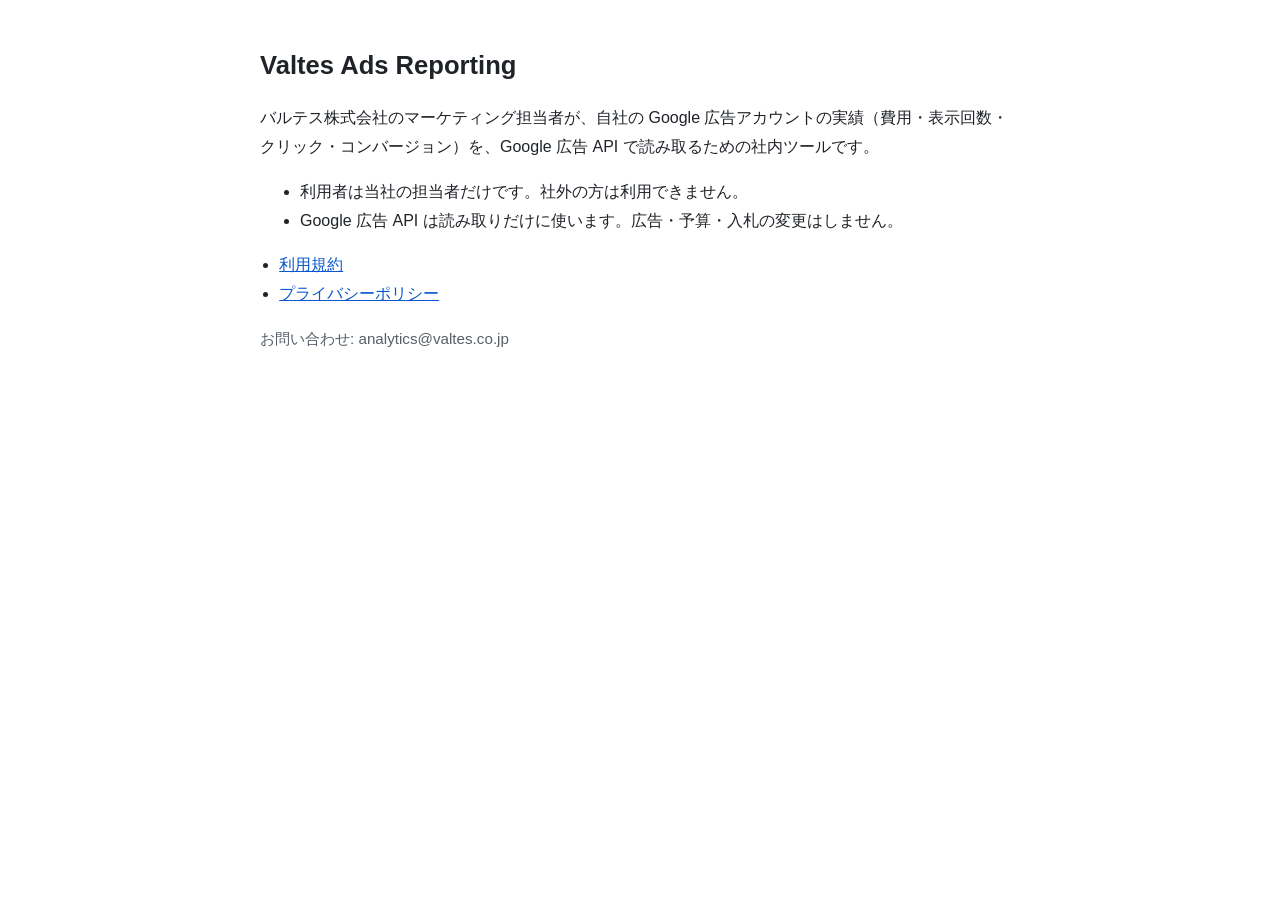
<file: index.html>
<!doctype html>
<html lang="ja">
<head>
<meta charset="utf-8">
<meta name="viewport" content="width=device-width, initial-scale=1">
<meta name="color-scheme" content="light only">
<title>Valtes Ads Reporting</title>
<link rel="stylesheet" href="style.css">
</head>
<body>
<main>
<h1>Valtes Ads Reporting</h1>
<p>バルテス株式会社のマーケティング担当者が、自社の Google 広告アカウントの実績（費用・表示回数・クリック・コンバージョン）を、Google 広告 API で読み取るための社内ツールです。</p>
<ul>
<li>利用者は当社の担当者だけです。社外の方は利用できません。</li>
<li>Google 広告 API は読み取りだけに使います。広告・予算・入札の変更はしません。</li>
</ul>
<ul class="links">
<li><a href="terms.html">利用規約</a></li>
<li><a href="privacy.html">プライバシーポリシー</a></li>
</ul>
<p class="contact">お問い合わせ: analytics@valtes.co.jp</p>
</main>
</body>
</html>
</file>
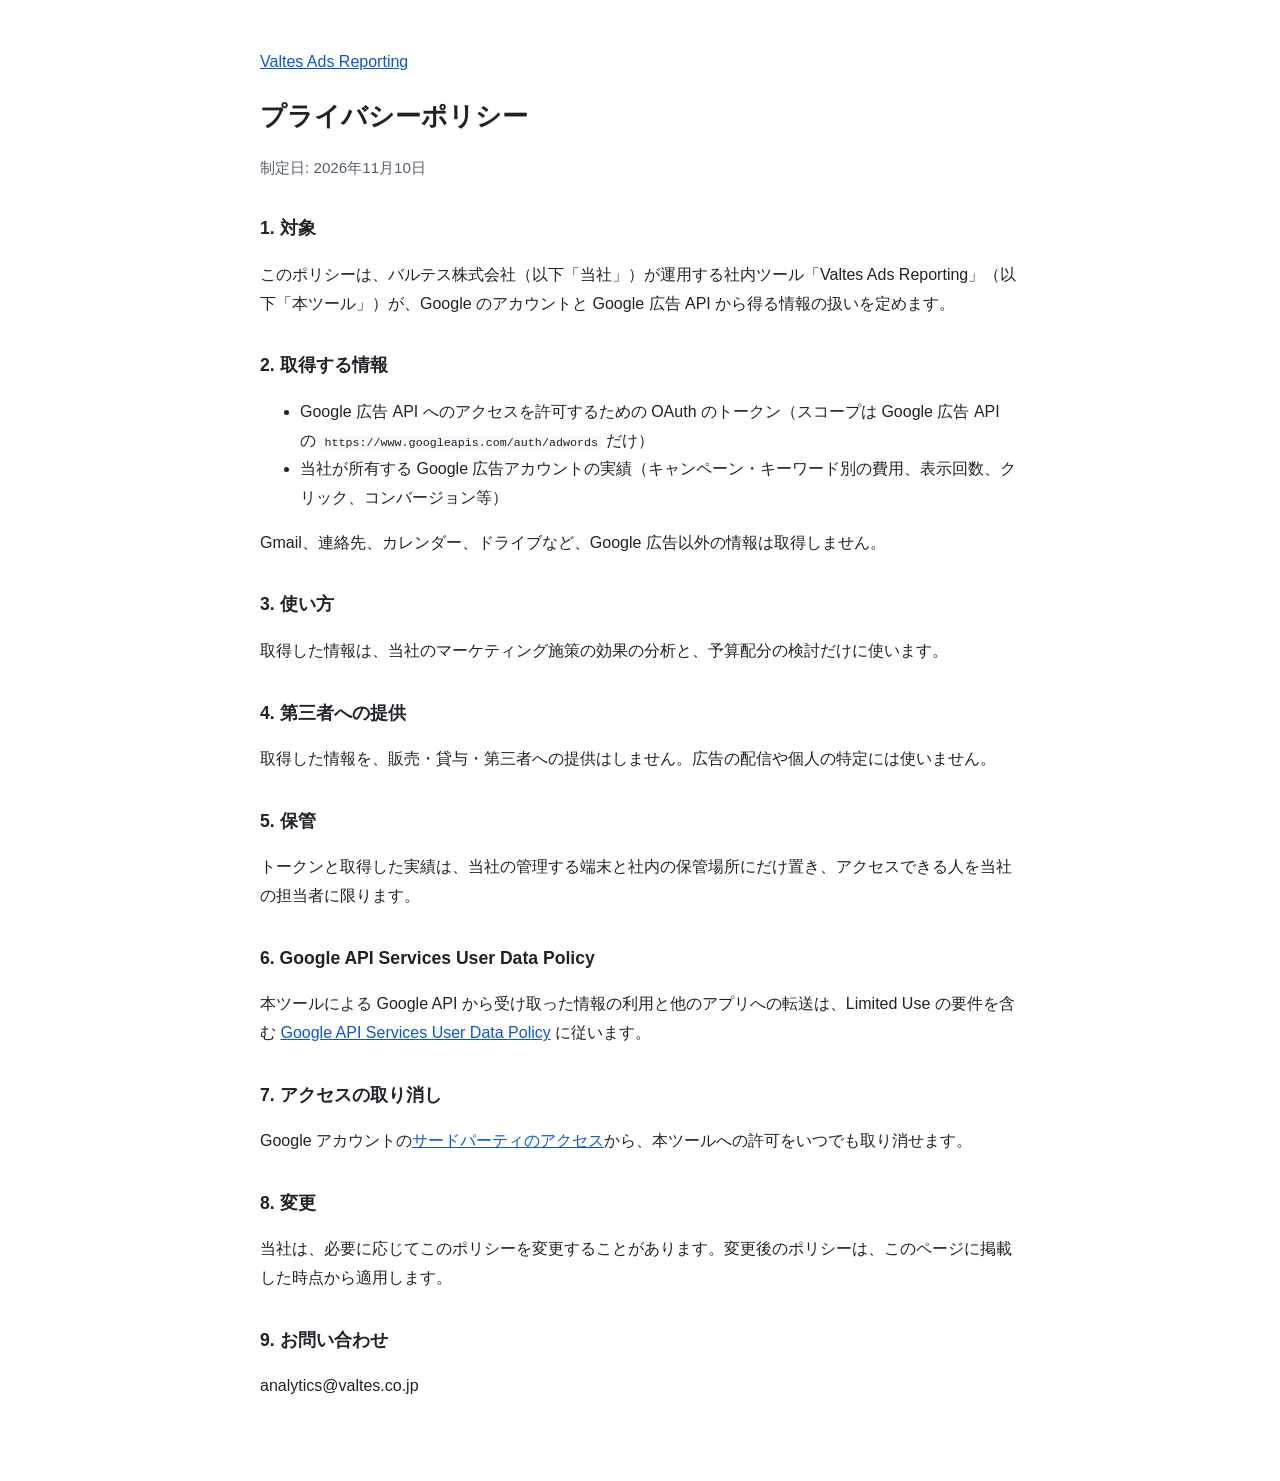
<file: privacy.html>
<!doctype html>
<html lang="ja">
<head>
<meta charset="utf-8">
<meta name="viewport" content="width=device-width, initial-scale=1">
<meta name="color-scheme" content="light only">
<title>プライバシーポリシー | Valtes Ads Reporting</title>
<link rel="stylesheet" href="style.css">
</head>
<body>
<main>
<p><a href="index.html">Valtes Ads Reporting</a></p>
<h1>プライバシーポリシー</h1>
<p class="date">制定日: 2026年11月10日</p>

<h2>1. 対象</h2>
<p>このポリシーは、バルテス株式会社（以下「当社」）が運用する社内ツール「Valtes Ads Reporting」（以下「本ツール」）が、Google のアカウントと Google 広告 API から得る情報の扱いを定めます。</p>

<h2>2. 取得する情報</h2>
<ul>
<li>Google 広告 API へのアクセスを許可するための OAuth のトークン（スコープは Google 広告 API の <code>https://www.googleapis.com/auth/adwords</code> だけ）</li>
<li>当社が所有する Google 広告アカウントの実績（キャンペーン・キーワード別の費用、表示回数、クリック、コンバージョン等）</li>
</ul>
<p>Gmail、連絡先、カレンダー、ドライブなど、Google 広告以外の情報は取得しません。</p>

<h2>3. 使い方</h2>
<p>取得した情報は、当社のマーケティング施策の効果の分析と、予算配分の検討だけに使います。</p>

<h2>4. 第三者への提供</h2>
<p>取得した情報を、販売・貸与・第三者への提供はしません。広告の配信や個人の特定には使いません。</p>

<h2>5. 保管</h2>
<p>トークンと取得した実績は、当社の管理する端末と社内の保管場所にだけ置き、アクセスできる人を当社の担当者に限ります。</p>

<h2>6. Google API Services User Data Policy</h2>
<p>本ツールによる Google API から受け取った情報の利用と他のアプリへの転送は、Limited Use の要件を含む <a href="https://developers.google.com/terms/api-services-user-data-policy">Google API Services User Data Policy</a> に従います。</p>

<h2>7. アクセスの取り消し</h2>
<p>Google アカウントの<a href="https://myaccount.google.com/permissions">サードパーティのアクセス</a>から、本ツールへの許可をいつでも取り消せます。</p>

<h2>8. 変更</h2>
<p>当社は、必要に応じてこのポリシーを変更することがあります。変更後のポリシーは、このページに掲載した時点から適用します。</p>

<h2>9. お問い合わせ</h2>
<p>analytics@valtes.co.jp</p>
</main>
</body>
</html>
</file>
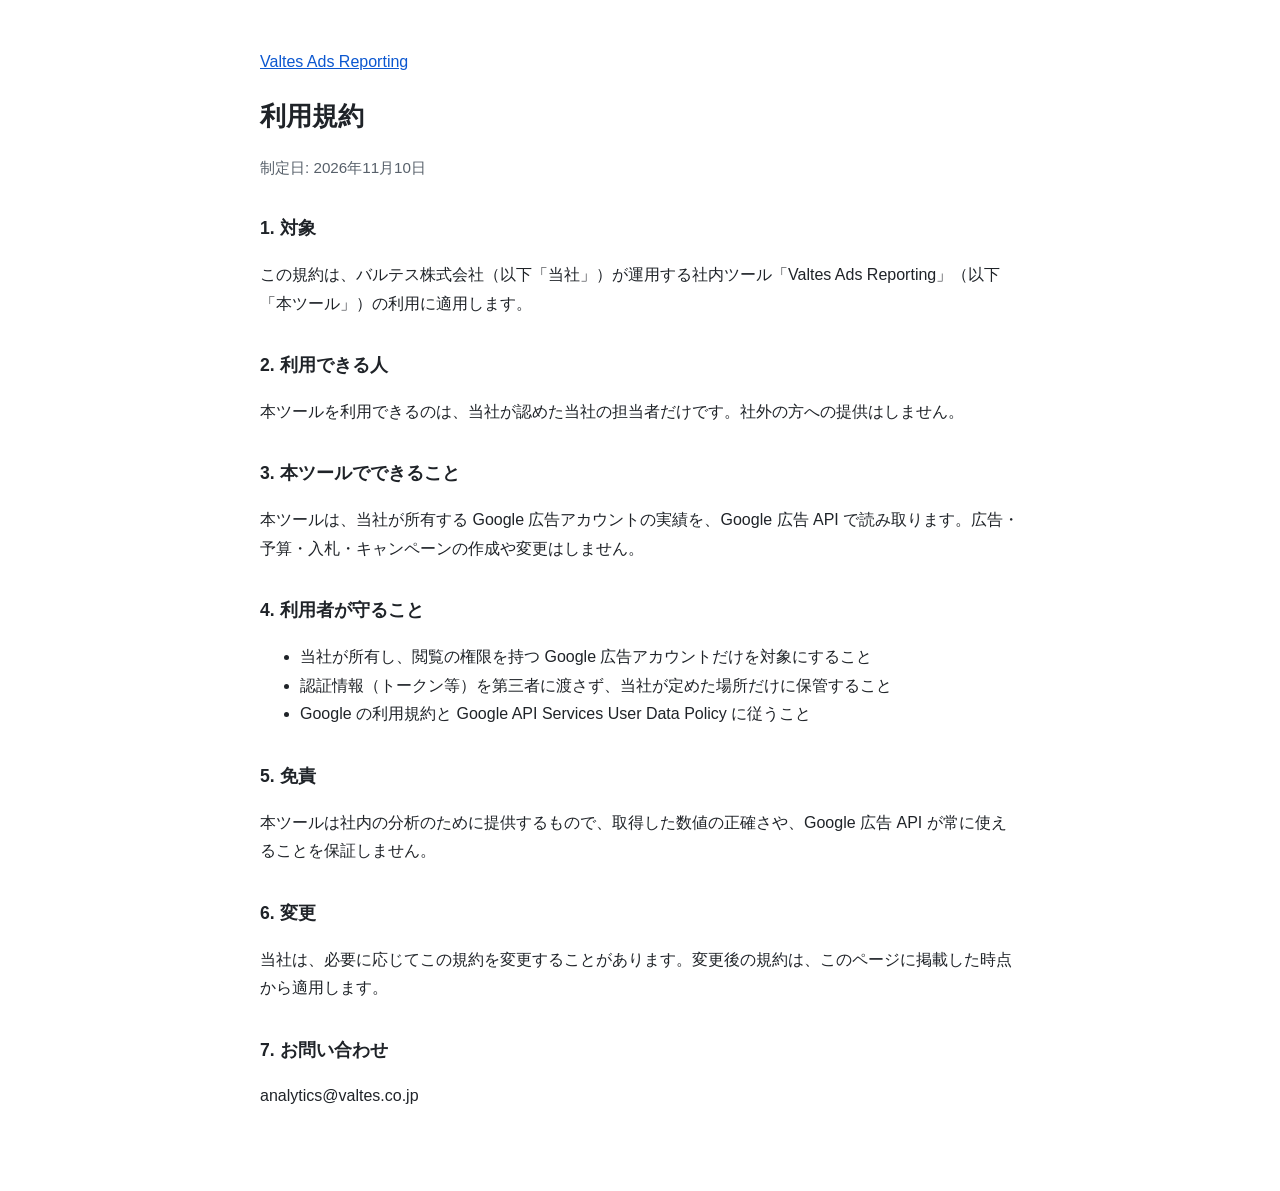
<file: terms.html>
<!doctype html>
<html lang="ja">
<head>
<meta charset="utf-8">
<meta name="viewport" content="width=device-width, initial-scale=1">
<meta name="color-scheme" content="light only">
<title>利用規約 | Valtes Ads Reporting</title>
<link rel="stylesheet" href="style.css">
</head>
<body>
<main>
<p><a href="index.html">Valtes Ads Reporting</a></p>
<h1>利用規約</h1>
<p class="date">制定日: 2026年11月10日</p>

<h2>1. 対象</h2>
<p>この規約は、バルテス株式会社（以下「当社」）が運用する社内ツール「Valtes Ads Reporting」（以下「本ツール」）の利用に適用します。</p>

<h2>2. 利用できる人</h2>
<p>本ツールを利用できるのは、当社が認めた当社の担当者だけです。社外の方への提供はしません。</p>

<h2>3. 本ツールでできること</h2>
<p>本ツールは、当社が所有する Google 広告アカウントの実績を、Google 広告 API で読み取ります。広告・予算・入札・キャンペーンの作成や変更はしません。</p>

<h2>4. 利用者が守ること</h2>
<ul>
<li>当社が所有し、閲覧の権限を持つ Google 広告アカウントだけを対象にすること</li>
<li>認証情報（トークン等）を第三者に渡さず、当社が定めた場所だけに保管すること</li>
<li>Google の利用規約と Google API Services User Data Policy に従うこと</li>
</ul>

<h2>5. 免責</h2>
<p>本ツールは社内の分析のために提供するもので、取得した数値の正確さや、Google 広告 API が常に使えることを保証しません。</p>

<h2>6. 変更</h2>
<p>当社は、必要に応じてこの規約を変更することがあります。変更後の規約は、このページに掲載した時点から適用します。</p>

<h2>7. お問い合わせ</h2>
<p>analytics@valtes.co.jp</p>
</main>
</body>
</html>
</file>
<file: style.css>
:root { color-scheme: light only; }
body { margin: 0; background: #fff; color: #1f2328; font-family: "Hiragino Sans", "Yu Gothic UI", "Meiryo", sans-serif; line-height: 1.8; }
main { max-width: 760px; margin: 0 auto; padding: 32px 16px 64px; }
h1 { font-size: 1.6rem; margin: 0.4em 0 0.6em; }
h2 { font-size: 1.1rem; margin: 1.8em 0 0.4em; }
a { color: #0b57d0; }
.date, .contact { color: #57606a; font-size: 0.95rem; }
.links { padding-left: 1.2em; }
code { font-size: 0.9em; background: #f6f8fa; padding: 0 4px; border-radius: 3px; }
</file>
